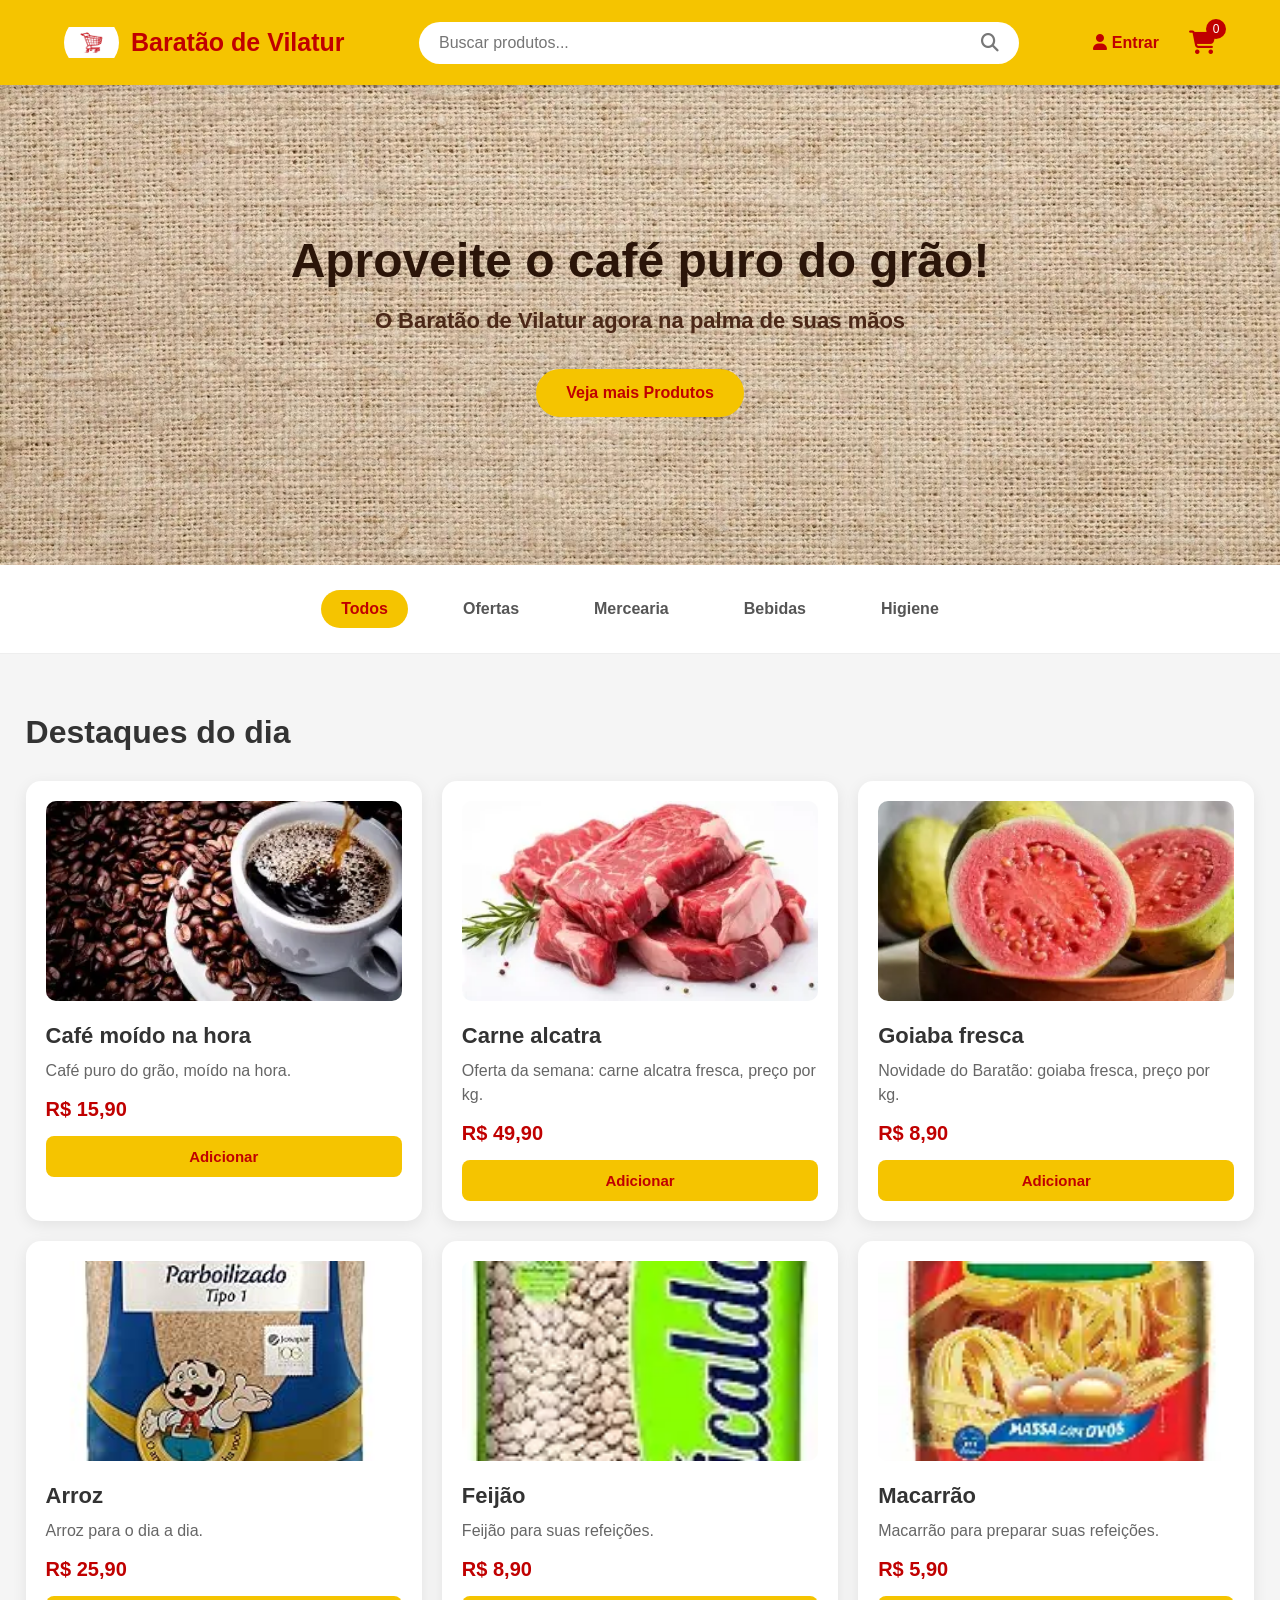
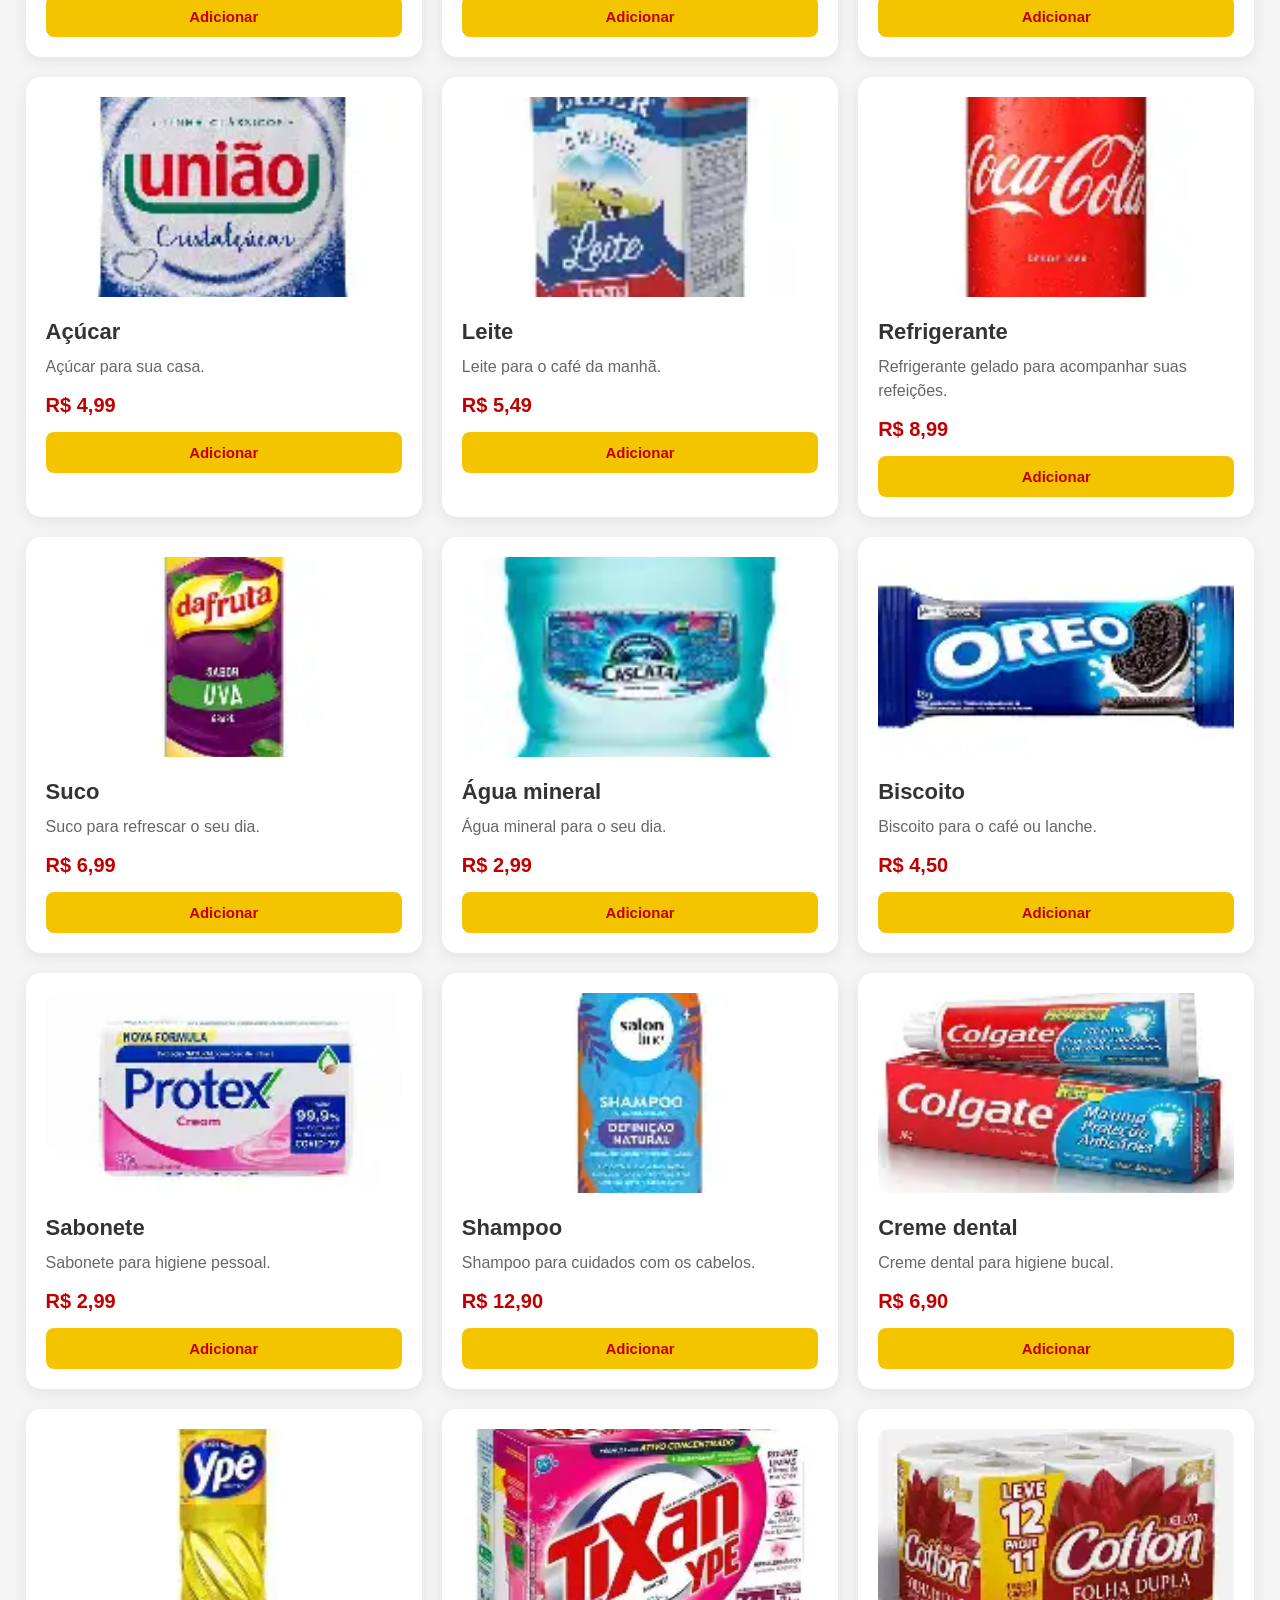
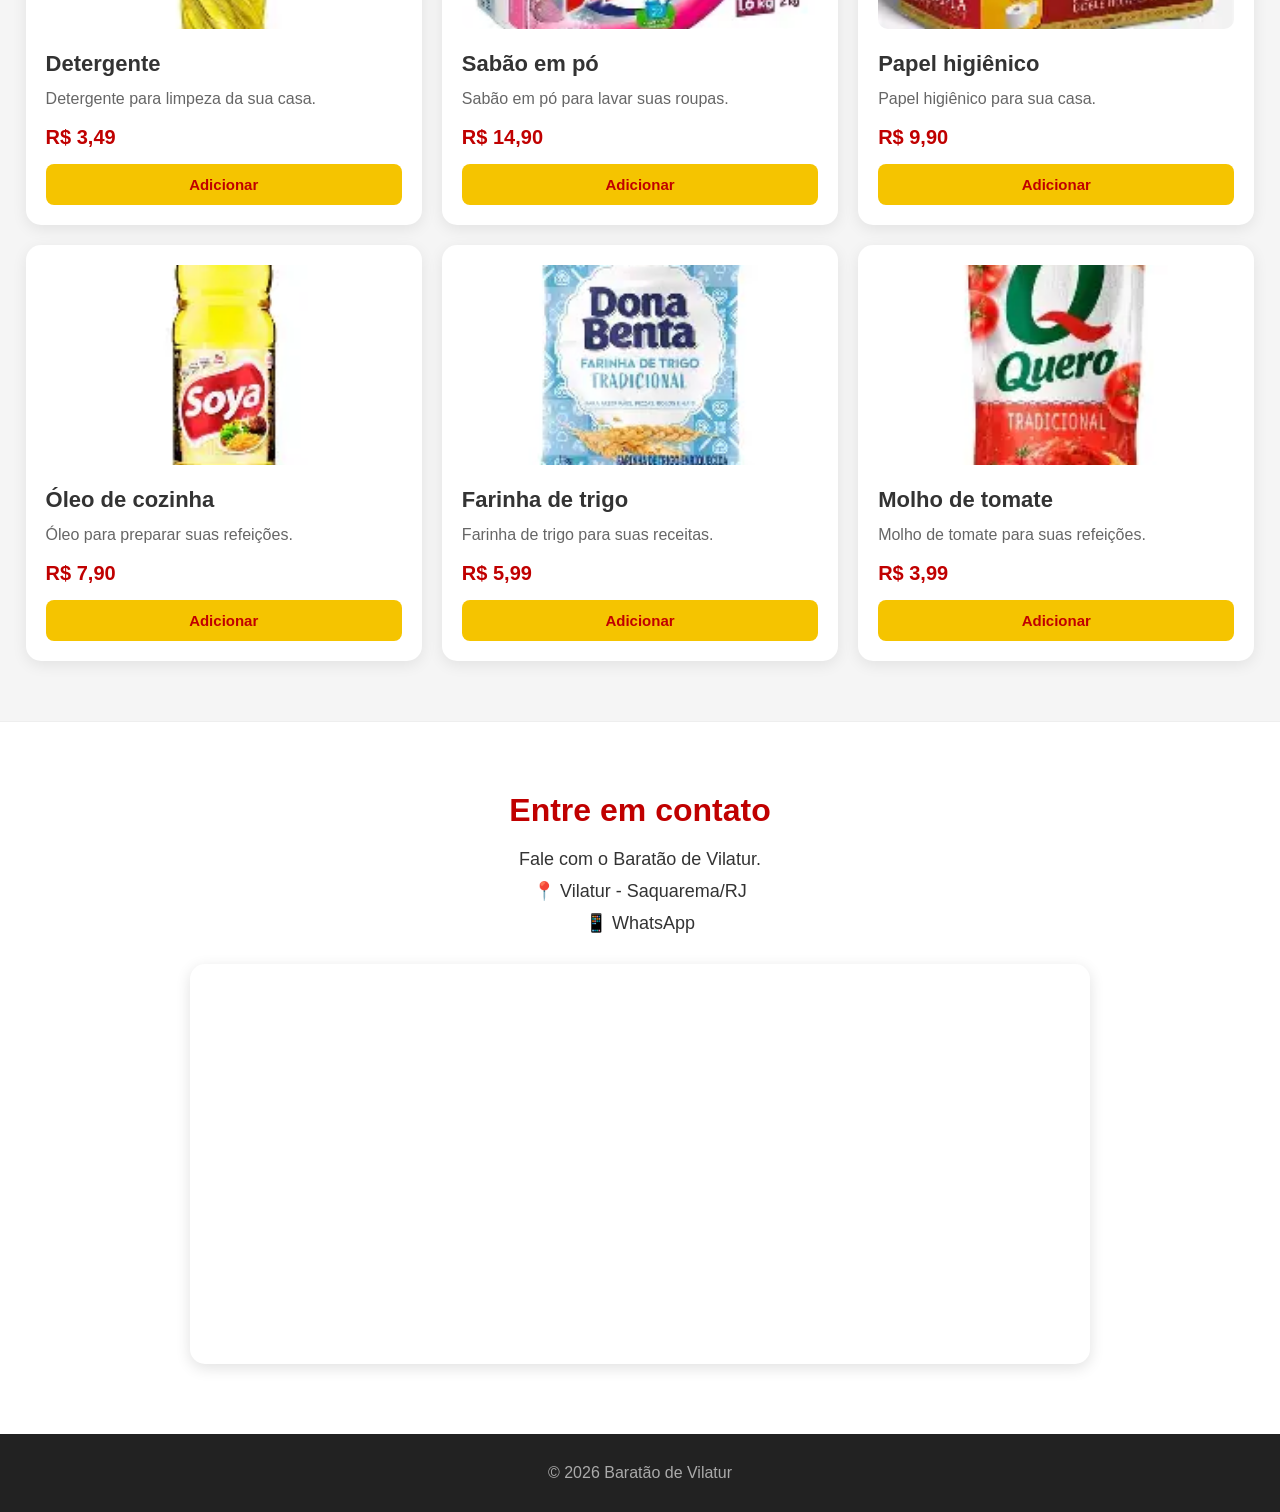
<file: baratao_de_vilatur/index.html>
<!DOCTYPE html>
<html lang="pt-BR">

<head>
    <meta charset="UTF-8">
    <meta name="viewport" content="width=device-width, initial-scale=1.0">

    <title>Baratão de Vilatur</title>

    <link rel="stylesheet" href="style3.css">

    <!-- Font Awesome -->
    <link rel="stylesheet"
        href="https://cdnjs.cloudflare.com/ajax/libs/font-awesome/6.6.0/css/all.min.css">
</head>

<body>

    <!-- ================================
         CABEÇALHO
    ================================= -->

    <header class="cabecalho">

        <div class="logo-area">

            <img
                src="imagem/imagem.jpg"
                alt="Logo do Baratão de Vilatur"
            >

            <h1>Baratão de Vilatur</h1>

        </div>


        <!-- PESQUISA -->

        <div class="pesquisa">

            <input
                type="text"
                id="campoPesquisa"
                placeholder="Buscar produtos..."
            >

            <i class="fa-solid fa-magnifying-glass"></i>

        </div>


        <!-- ENTRAR -->

        <button id="botaoEntrar" class="botao-entrar">
            <i class="fa-solid fa-user"></i>
            Entrar
        </button>


        <!-- CARRINHO -->

        <div class="carrinho">

            <i class="fa-solid fa-cart-shopping"></i>

            <span>0</span>

        </div>

    </header>


    <!-- ================================
         BANNER PRINCIPAL
    ================================= -->

    <section class="banner">

        <h2>
            Aproveite o café puro do grão!
        </h2>

        <p>
            O Baratão de Vilatur agora na palma de suas mãos
        </p>

        <a href="#produtos">
            Veja mais Produtos
        </a>

    </section>


    <!-- ================================
         CATEGORIAS
    ================================= -->

    <nav class="categorias">

        <a href="#todos">
            Todos
        </a>

        <a href="#ofertas">
            Ofertas
        </a>

        <a href="#mercearia">
            Mercearia
        </a>

        <a href="#bebidas">
            Bebidas
        </a>

        <a href="#higiene">
            Higiene
        </a>

    </nav>


    <!-- ================================
         PRODUTOS
    ================================= -->

    <main id="produtos">

        <h2>
            Destaques do dia
        </h2>

        <!-- Os cards são criados pelo JavaScript aqui dentro -->
        <div class="produtos" id="listaProdutos"></div>

    </main>


    <!-- ================================
         CONTATO
    ================================= -->

    <section class="contato">

        <h2>
            Entre em contato
        </h2>

        <p>
            Fale com o Baratão de Vilatur.
        </p>

        <p>
            📍 Vilatur - Saquarema/RJ
        </p>

        <p>
            📱 WhatsApp
        </p>

        <div class="mapa">

            <iframe
                src="https://www.google.com/maps/embed?pb=!1m18!1m12!1m3!1d3674.586118298746!2d-42.41486882521511!3d-22.928631779239705!2m3!1f0!2f0!3f0!3m2!1i1024!2i768!4f13.1!3m3!1m2!1s0x975d40380b4bd5%3A0xdb8f277696bfbf09!2zQmFyYXTDo28!5e0!3m2!1sen!2sbr!4v1791168780377!5m2!1sen!2sbr"
                title="Localização do Baratão de Vilatur"
                style="border:0;"
                allowfullscreen=""
                loading="lazy"
                referrerpolicy="strict-origin-when-cross-origin">
            </iframe>

        </div>

    </section>


    <!-- ================================
         RODAPÉ
    ================================= -->

    <footer>

        <p>
            &copy; 2026 Baratão de Vilatur
        </p>

    </footer>


    <!-- ================================
         MODAL DE LOGIN
    ================================= -->

    <div class="modal-login" id="modalLogin">

        <div class="login-box">

            <button class="fechar-login" id="fecharLogin">
                &times;
            </button>

            <h2>Entrar</h2>

            <p>Entre na sua conta do Baratão de Vilatur</p>

            <form id="formLogin">

                <label for="email">
                    E-mail
                </label>

                <input
                    type="email"
                    id="email"
                    placeholder="Digite seu e-mail"
                    required
                >

                <label for="senha">
                    Senha
                </label>

                <input
                    type="password"
                    id="senha"
                    placeholder="Digite sua senha"
                    required
                >

                <button type="submit">
                    Entrar
                </button>

            </form>

            <p id="mensagemLogin"></p>

        </div>

    </div>


    <!-- JAVASCRIPT (sempre por último, depois de todo o HTML) -->

    <script src="script3.js"></script>

</body>

</html>
</file>
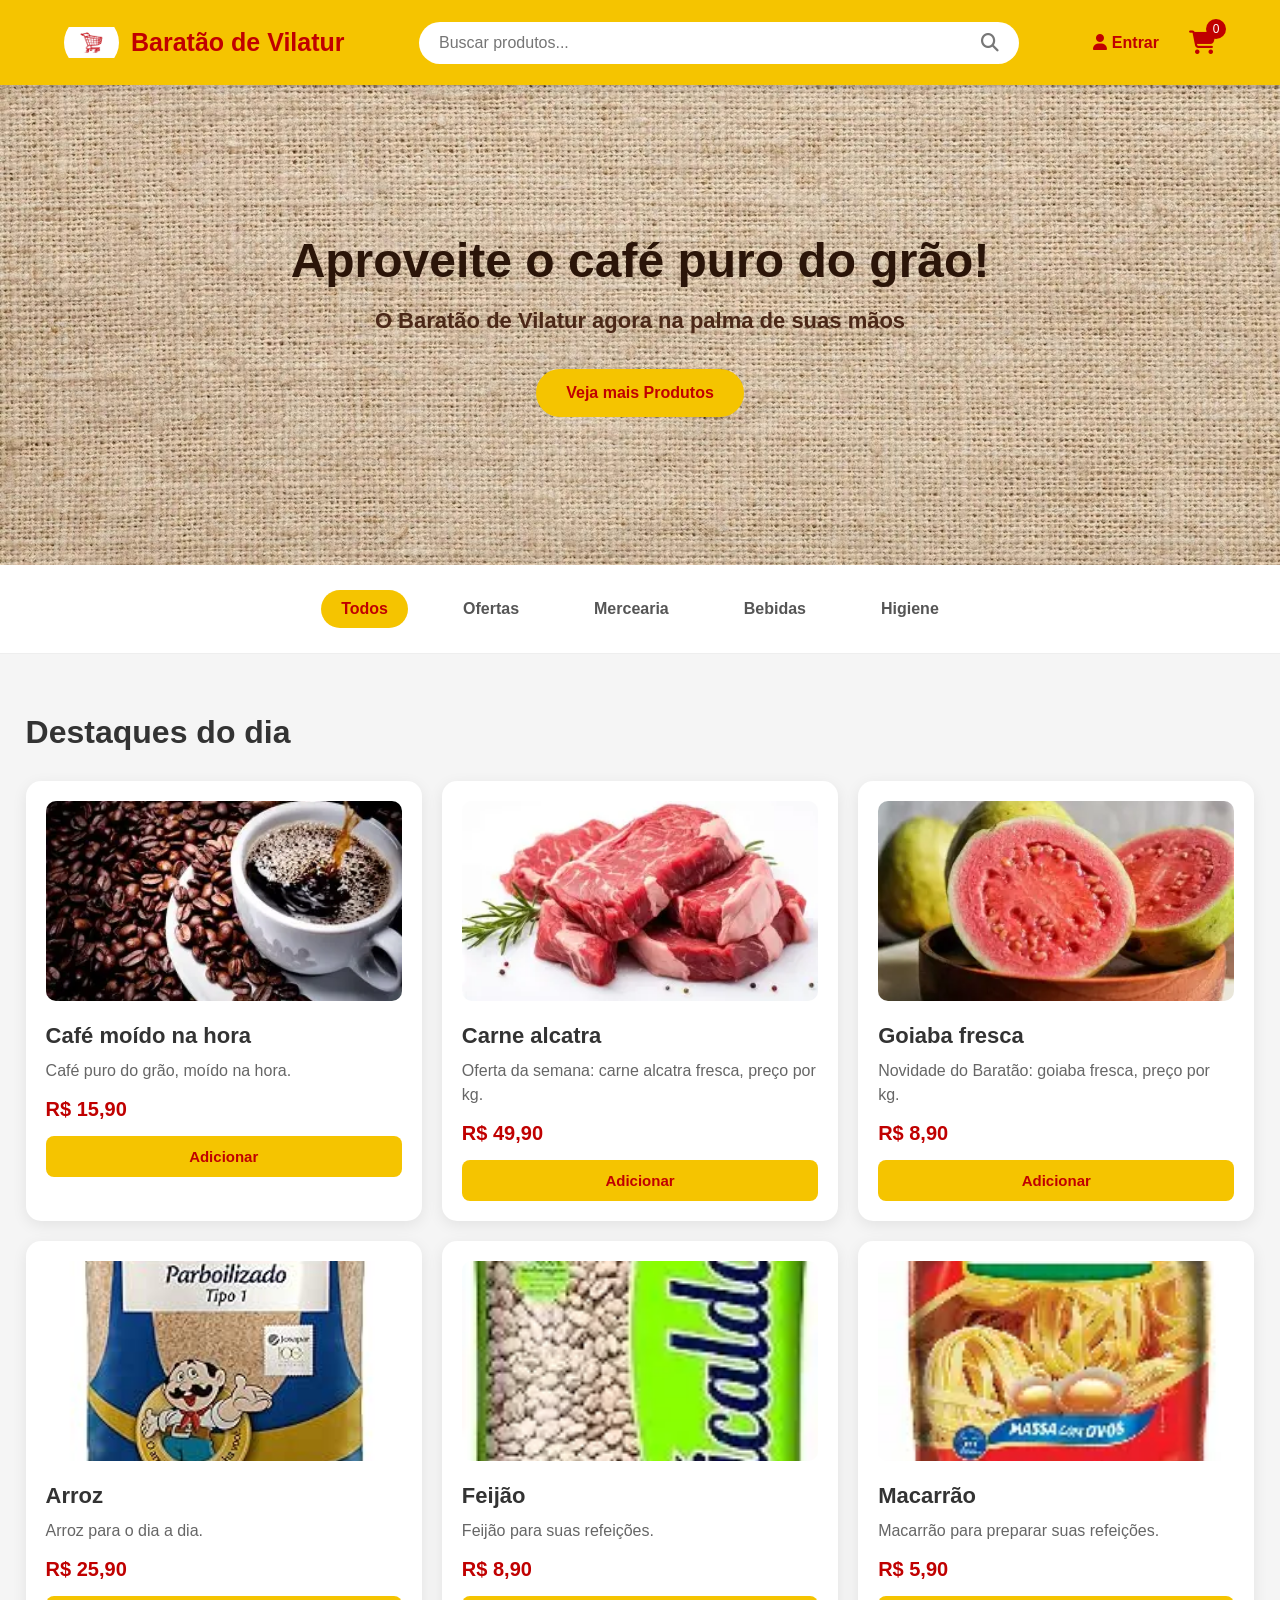
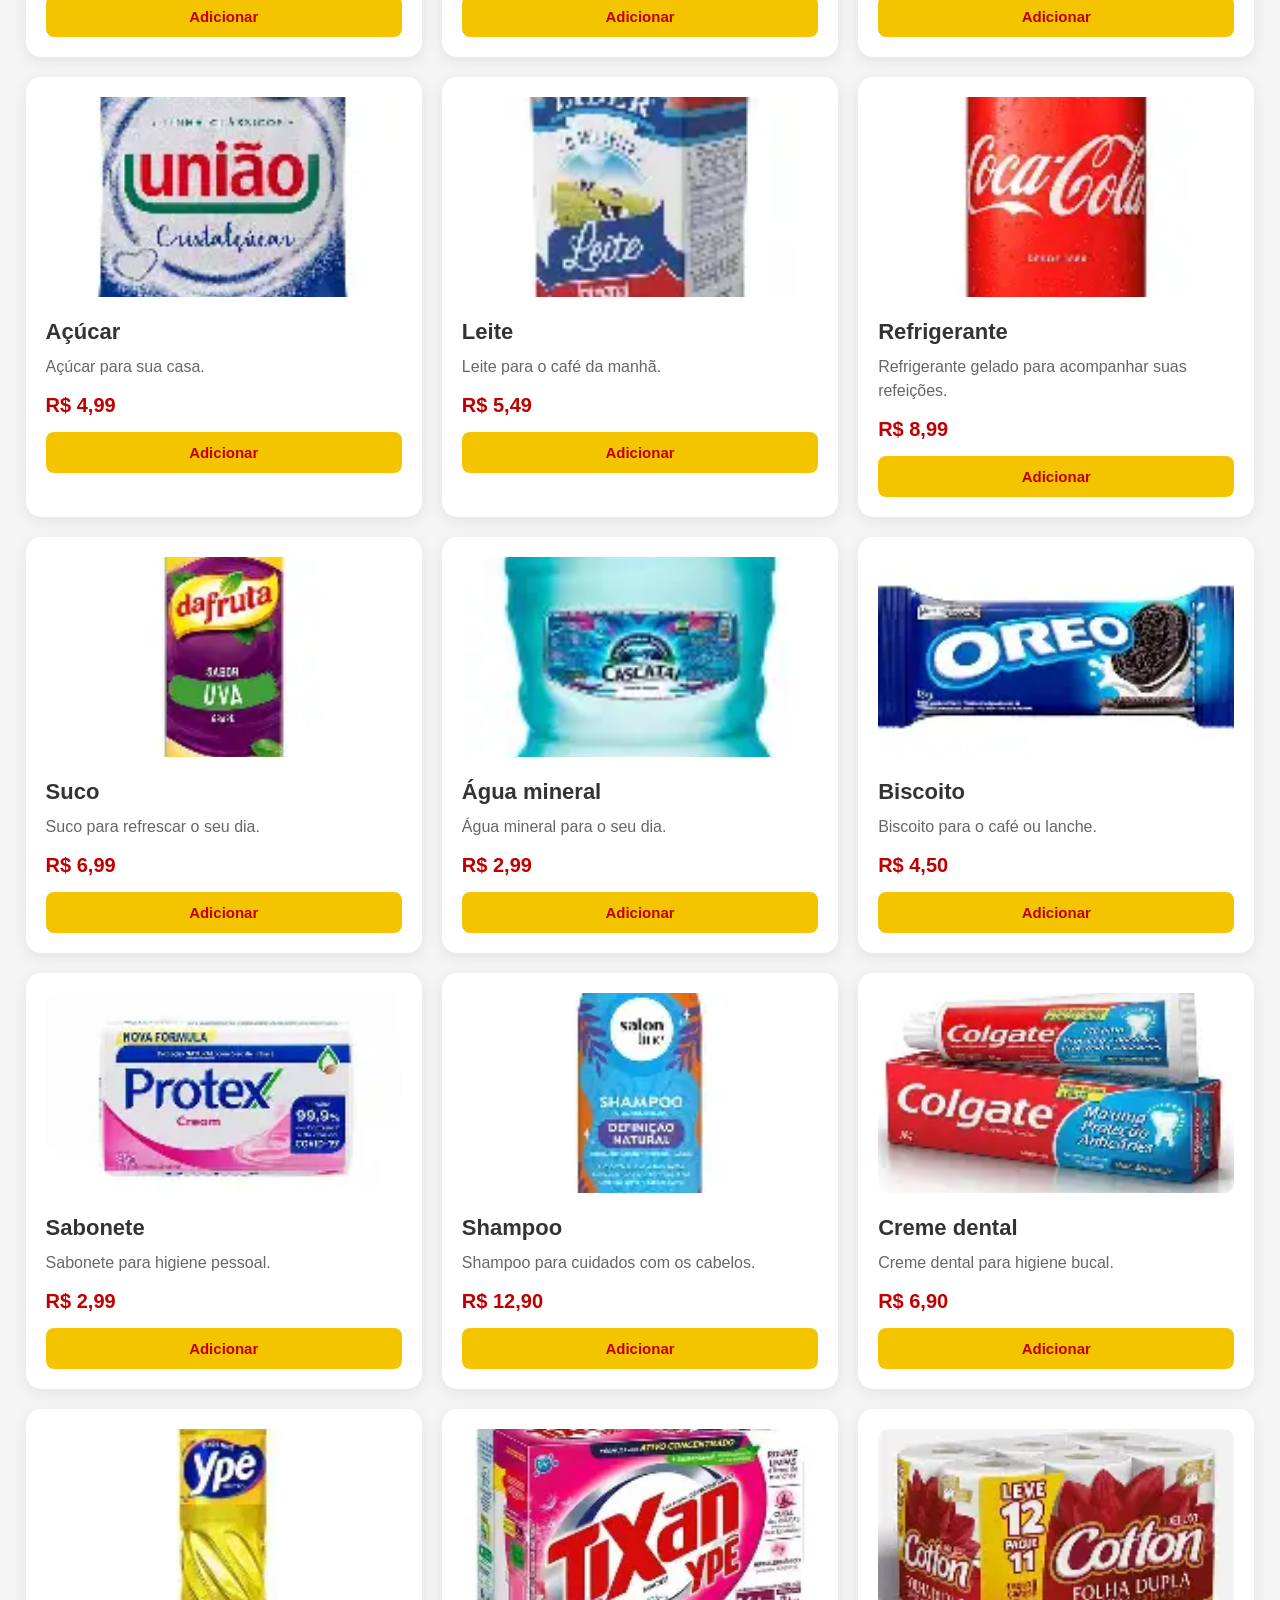
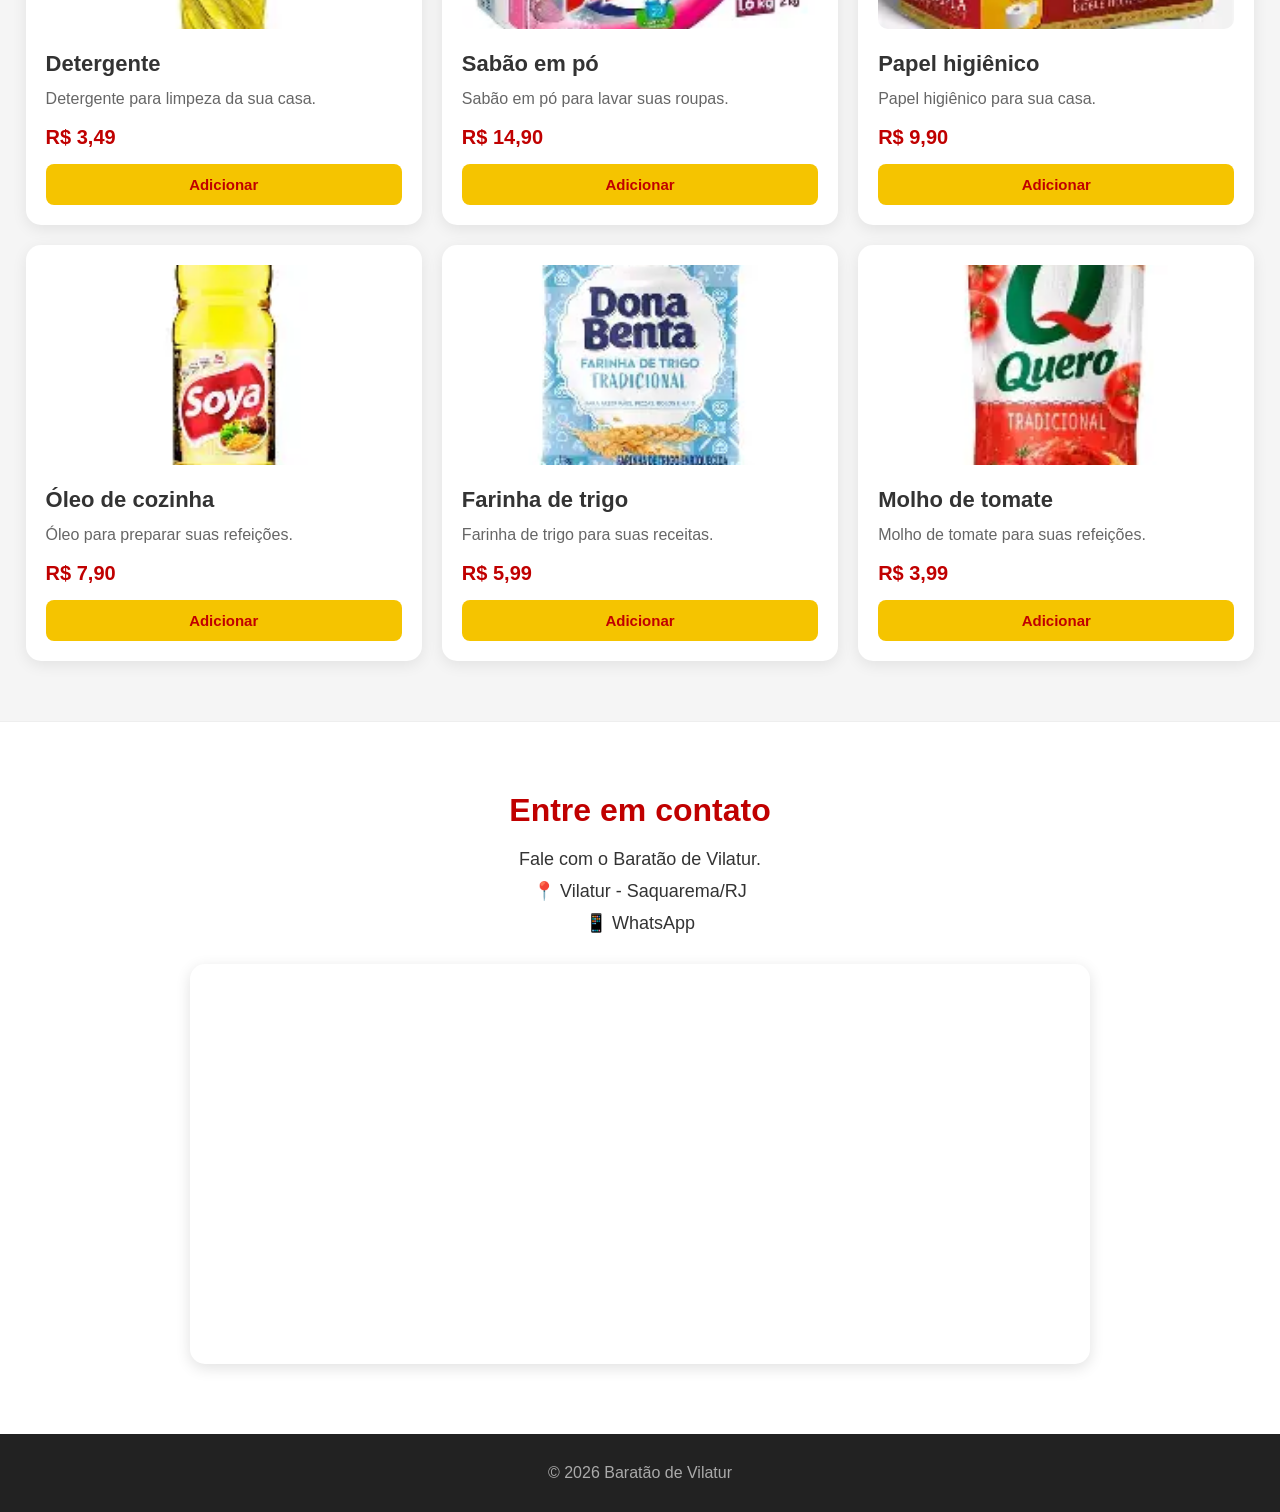
<file: baratao_de_vilatur/baratao3.html>
<!DOCTYPE html>
<html lang="pt-BR">

<head>
    <meta charset="UTF-8">
    <meta name="viewport" content="width=device-width, initial-scale=1.0">

    <title>Baratão de Vilatur</title>

    <link rel="stylesheet" href="style3.css">

    <!-- Font Awesome -->
    <link rel="stylesheet"
        href="https://cdnjs.cloudflare.com/ajax/libs/font-awesome/6.6.0/css/all.min.css">
</head>

<body>

    <!-- ================================
         CABEÇALHO
    ================================= -->

    <header class="cabecalho">

        <div class="logo-area">

            <img
                src="imagem/imagem.jpg"
                alt="Logo do Baratão de Vilatur"
            >

            <h1>Baratão de Vilatur</h1>

        </div>


        <!-- PESQUISA -->

        <div class="pesquisa">

            <input
                type="text"
                id="campoPesquisa"
                placeholder="Buscar produtos..."
            >

            <i class="fa-solid fa-magnifying-glass"></i>

        </div>


        <!-- ENTRAR -->

        <button id="botaoEntrar" class="botao-entrar">
            <i class="fa-solid fa-user"></i>
            Entrar
        </button>


        <!-- CARRINHO -->

        <div class="carrinho">

            <i class="fa-solid fa-cart-shopping"></i>

            <span>0</span>

        </div>

    </header>


    <!-- ================================
         BANNER PRINCIPAL
    ================================= -->

    <section class="banner">

        <h2>
            Aproveite o café puro do grão!
        </h2>

        <p>
            O Baratão de Vilatur agora na palma de suas mãos
        </p>

        <a href="#produtos">
            Veja mais Produtos
        </a>

    </section>


    <!-- ================================
         CATEGORIAS
    ================================= -->

    <nav class="categorias">

        <a href="#todos">
            Todos
        </a>

        <a href="#ofertas">
            Ofertas
        </a>

        <a href="#mercearia">
            Mercearia
        </a>

        <a href="#bebidas">
            Bebidas
        </a>

        <a href="#higiene">
            Higiene
        </a>

    </nav>


    <!-- ================================
         PRODUTOS
    ================================= -->

    <main id="produtos">

        <h2>
            Destaques do dia
        </h2>

        <!-- Os cards são criados pelo JavaScript aqui dentro -->
        <div class="produtos" id="listaProdutos"></div>

    </main>


    <!-- ================================
         CONTATO
    ================================= -->

    <section class="contato">

        <h2>
            Entre em contato
        </h2>

        <p>
            Fale com o Baratão de Vilatur.
        </p>

        <p>
            📍 Vilatur - Saquarema/RJ
        </p>

        <p>
            📱 WhatsApp
        </p>

        <div class="mapa">

            <iframe
                src="https://www.google.com/maps/embed?pb=!1m18!1m12!1m3!1d3674.586118298746!2d-42.41486882521511!3d-22.928631779239705!2m3!1f0!2f0!3f0!3m2!1i1024!2i768!4f13.1!3m3!1m2!1s0x975d40380b4bd5%3A0xdb8f277696bfbf09!2zQmFyYXTDo28!5e0!3m2!1sen!2sbr!4v1791168780377!5m2!1sen!2sbr"
                title="Localização do Baratão de Vilatur"
                style="border:0;"
                allowfullscreen=""
                loading="lazy"
                referrerpolicy="strict-origin-when-cross-origin">
            </iframe>

        </div>

    </section>


    <!-- ================================
         RODAPÉ
    ================================= -->

    <footer>

        <p>
            &copy; 2026 Baratão de Vilatur
        </p>

    </footer>


    <!-- ================================
         MODAL DE LOGIN
    ================================= -->

    <div class="modal-login" id="modalLogin">

        <div class="login-box">

            <button class="fechar-login" id="fecharLogin">
                &times;
            </button>

            <h2>Entrar</h2>

            <p>Entre na sua conta do Baratão de Vilatur</p>

            <form id="formLogin">

                <label for="email">
                    E-mail
                </label>

                <input
                    type="email"
                    id="email"
                    placeholder="Digite seu e-mail"
                    required
                >

                <label for="senha">
                    Senha
                </label>

                <input
                    type="password"
                    id="senha"
                    placeholder="Digite sua senha"
                    required
                >

                <button type="submit">
                    Entrar
                </button>

            </form>

            <p id="mensagemLogin"></p>

        </div>

    </div>


    <!-- JAVASCRIPT (sempre por último, depois de todo o HTML) -->

    <script src="script3.js"></script>

</body>

</html>
</file>
<file: baratao_de_vilatur/style3.css>
/* ================================
   CONFIGURAÇÕES GERAIS
================================ */

* {
    margin: 0;
    padding: 0;
    box-sizing: border-box;
}

html {
    scroll-behavior: smooth;
}

body {
    font-family: Arial, Helvetica, sans-serif;
    background-color: #f5f5f5;
    color: #333;
}


/* ================================
   CABEÇALHO
================================ */

.cabecalho {
    background-color: #f5c400;
    min-height: 80px;
    padding: 15px 5%;

    display: flex;
    align-items: center;
    gap: 30px;

    position: sticky;
    top: 0;
    z-index: 1000;

    box-shadow: 0 2px 10px rgba(0, 0, 0, 0.15);
}


/* ================================
   LOGO
================================ */

.logo-area {
    display: flex;
    align-items: center;
    gap: 12px;
}

.logo-area img {
    width: 55px;
    height: 55px;

    object-fit: contain;

    border-radius: 50%;
}

.logo-area h1 {
    color: #c00000;
    font-size: 25px;
    font-weight: bold;
    white-space: nowrap;
}


/* ================================
   PESQUISA
================================ */

.pesquisa {
    flex: 1;

    background-color: white;

    border-radius: 30px;

    padding: 12px 20px;

    display: flex;
    align-items: center;

    max-width: 600px;

    margin-left: auto;
    margin-right: auto;
}

.pesquisa input {
    width: 100%;

    border: none;
    outline: none;

    font-size: 16px;
}

.pesquisa i {
    color: #777;
    font-size: 18px;
}


/* ================================
   ENTRAR
================================ */

.entrar {
    display: flex;
    align-items: center;
    gap: 8px;

    color: #c00000;

    font-size: 17px;
    font-weight: bold;

    white-space: nowrap;
}

.botao-entrar {
    background: none;
    border: none;

    color: #c00000;

    font-size: 16px;
    font-weight: bold;

    cursor: pointer;

    white-space: nowrap;
}

.botao-entrar:hover {
    opacity: 0.7;
}


/* ================================
   CARRINHO
================================ */

.carrinho {
    position: relative;

    color: #c00000;

    font-size: 24px;

    cursor: pointer;
}

.carrinho span {
    position: absolute;

    top: -10px;
    right: -10px;

    width: 20px;
    height: 20px;

    background-color: #c00000;
    color: white;

    border-radius: 50%;

    font-size: 12px;

    display: flex;
    align-items: center;
    justify-content: center;
}


/* ================================
   BANNER PRINCIPAL
================================ */

.banner {
    background-color: #cab59b;
    background-image: url("imagem/fundo-banner.jpg");
    background-size: cover;
    background-position: center;
    background-repeat: no-repeat;

    color: #2b1509;

    min-height: 480px;

    display: flex;
    flex-direction: column;

    align-items: center;
    justify-content: center;

    text-align: center;

    padding: 60px 20px;
}

.banner h2 {
    color: #2b1509;

    font-size: 48px;

    font-weight: 800;

    max-width: 700px;

    margin-bottom: 20px;
}

.banner p {
    color: #4b2818;

    font-size: 22px;

    font-weight: bold;

    max-width: 700px;

    margin-bottom: 35px;
}

.banner a {
    display: inline-block;

    background-color: #f5c400;

    color: #c00000;

    padding: 15px 30px;

    border-radius: 30px;

    font-weight: bold;

    text-decoration: none;

    transition: 0.3s;
}

.banner a:hover {
    background-color: #ffd83d;

    transform: translateY(-3px);
}


/* ================================
   CATEGORIAS
================================ */

.categorias {
    background-color: white;

    padding: 25px 5%;

    display: flex;

    justify-content: center;

    gap: 35px;

    flex-wrap: wrap;

    border-bottom: 1px solid #eee;
}

.categorias a {
    color: #555;

    text-decoration: none;

    font-weight: bold;

    padding: 10px 20px;

    border-radius: 25px;

    transition: 0.3s;
}

/* Categoria selecionada (a classe "ativa" é aplicada pelo JavaScript) */
.categorias a.ativa {
    background-color: #f5c400;

    color: #c00000;
}

.categorias a:hover {
    background-color: #f5c400;

    color: #c00000;
}


/* ================================
   PRODUTOS
================================ */

main {
    width: 100%;
    max-width: none;

    margin: auto;

    padding: 60px 2%;
}

main > h2 {
    font-size: 32px;

    color: #333;

    margin-bottom: 30px;
}


/* ================================
   GRID DE PRODUTOS
================================ */

.produtos {
    display: grid;

    grid-template-columns: repeat(3, 1fr);

    gap: 20px;

    width: 100%;
}


/* ================================
   CARD DO PRODUTO
================================ */

.produto {
    background-color: white;

    border-radius: 15px;

    padding: 20px;

    box-shadow: 0 4px 15px rgba(0, 0, 0, 0.08);

    transition: 0.3s;
}

.produto:hover {
    transform: translateY(-5px);

    box-shadow: 0 8px 20px rgba(0, 0, 0, 0.15);
}

.produto img {
    width: 100%;

    height: 200px;

    object-fit: cover;

    border-radius: 10px;
}

.produto h3 {
    color: #333;

    font-size: 22px;

    margin-top: 18px;

    margin-bottom: 10px;
}

.produto p {
    color: #666;

    line-height: 1.5;

    margin-bottom: 15px;
}

.produto strong {
    color: #c00000;

    font-size: 20px;
}

/* Botão "Adicionar" */

.produto button {
    display: block;

    width: 100%;

    margin-top: 15px;

    padding: 12px;

    border: none;

    border-radius: 8px;

    background-color: #f5c400;

    color: #c00000;

    font-size: 15px;

    font-weight: bold;

    cursor: pointer;

    transition: 0.3s;
}

.produto button:hover {
    background-color: #ffd83d;
}


/* ================================
   CONTATO
================================ */

.contato {
    background-color: white;

    text-align: center;

    padding: 70px 20px;

    border-top: 1px solid #eee;
}

.contato h2 {
    color: #c00000;

    font-size: 32px;

    margin-bottom: 20px;
}

.contato p {
    margin-bottom: 10px;

    font-size: 18px;
}


/* ================================
   MAPA
================================ */

.mapa {
    max-width: 900px;

    margin: 30px auto 0;

    border-radius: 15px;

    overflow: hidden;

    box-shadow: 0 4px 15px rgba(0, 0, 0, 0.12);
}

.mapa iframe {
    display: block;

    width: 100%;

    height: 400px;

    border: 0;
}


/* ================================
   RODAPÉ
================================ */

footer {
    background-color: #222;

    color: #aaa;

    text-align: center;

    padding: 30px 20px;
}

footer p {
    margin: 0;
}


/* ================================
   MODAL DE LOGIN
================================ */

.modal-login {
    display: none;

    position: fixed;

    top: 0;
    left: 0;

    width: 100%;
    height: 100%;

    background-color: rgba(0, 0, 0, 0.6);

    align-items: center;
    justify-content: center;

    z-index: 2000;
}

.login-box {
    background-color: white;

    width: 90%;
    max-width: 400px;

    padding: 35px;

    border-radius: 15px;

    position: relative;

    box-shadow: 0 10px 30px rgba(0, 0, 0, 0.3);
}

.login-box h2 {
    color: #c00000;

    font-size: 30px;

    margin-bottom: 10px;
}

.login-box p {
    color: #666;

    margin-bottom: 20px;
}

.login-box label {
    display: block;

    margin-bottom: 5px;

    font-weight: bold;
}

.login-box input {
    width: 100%;

    padding: 13px;

    margin-bottom: 18px;

    border: 1px solid #ccc;

    border-radius: 8px;

    outline: none;
}

.login-box input:focus {
    border-color: #f5c400;
}

.login-box form button {
    width: 100%;

    padding: 14px;

    border: none;

    border-radius: 8px;

    background-color: #f5c400;

    color: #c00000;

    font-size: 16px;

    font-weight: bold;

    cursor: pointer;
}

.login-box form button:hover {
    background-color: #ffd83d;
}

.fechar-login {
    position: absolute;

    top: 10px;
    right: 15px;

    border: none;

    background: none;

    font-size: 30px;

    color: #555;

    cursor: pointer;
}

#mensagemLogin {
    margin-top: 15px;

    font-weight: bold;
}


/* ================================
   RESPONSIVIDADE
   (fica no final para valer sobre
   todas as regras acima)
================================ */

@media (max-width: 900px) {

    .cabecalho {
        flex-wrap: wrap;

        justify-content: center;
    }

    .pesquisa {
        order: 3;

        flex-basis: 100%;

        max-width: 100%;
    }

    .produtos {
        grid-template-columns: repeat(2, 1fr);
    }

}


@media (max-width: 600px) {

    .cabecalho {
        padding: 15px 4%;

        gap: 15px;
    }

    .logo-area h1 {
        font-size: 20px;
    }

    .logo-area img {
        width: 45px;
        height: 45px;
    }

    .entrar,
    .botao-entrar {
        font-size: 15px;
    }

    .banner {
        min-height: 420px;

        padding: 50px 20px;
    }

    .banner h2 {
        font-size: 35px;
    }

    .banner p {
        font-size: 18px;
    }

    .categorias {
        gap: 10px;
    }

    .categorias a {
        padding: 8px 14px;

        font-size: 14px;
    }

    .produtos {
        grid-template-columns: 1fr;
    }

    main > h2 {
        font-size: 32px;
    }

    .mapa iframe {
        height: 300px;
    }

}
</file>
